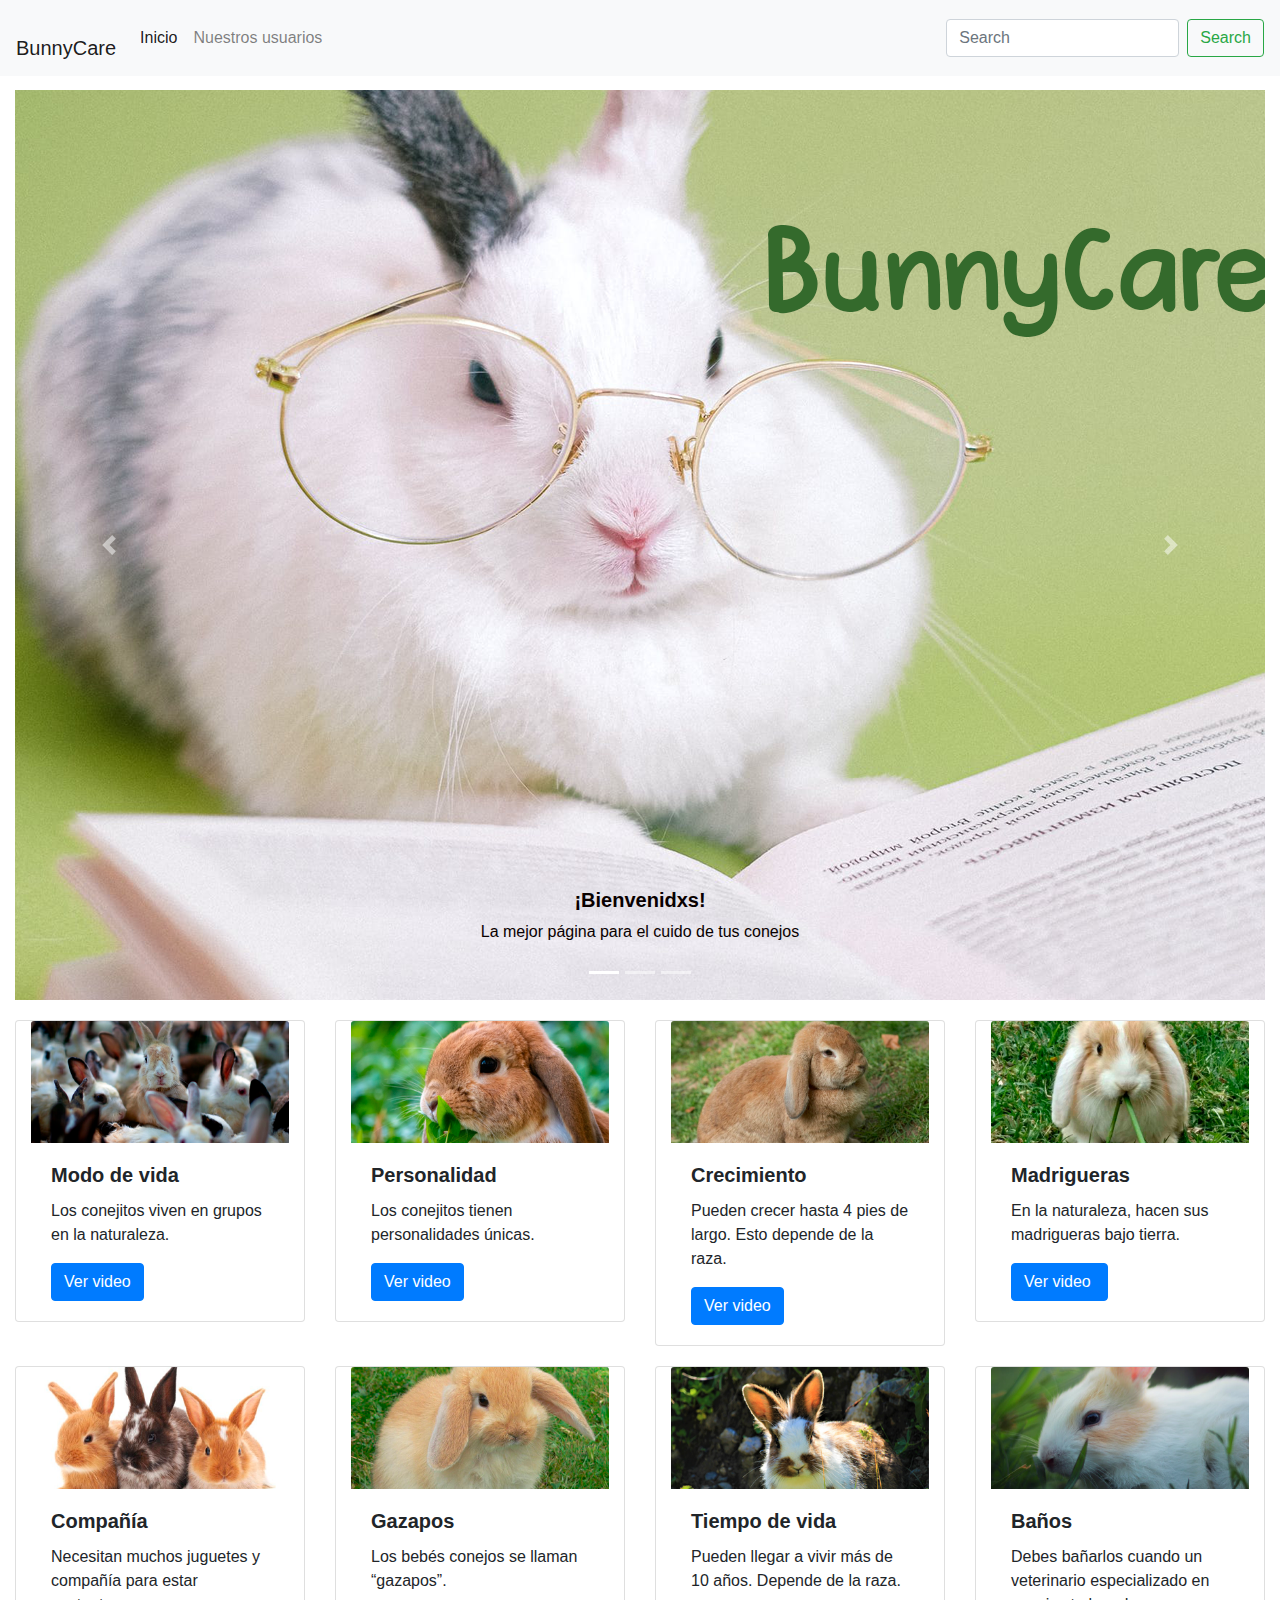
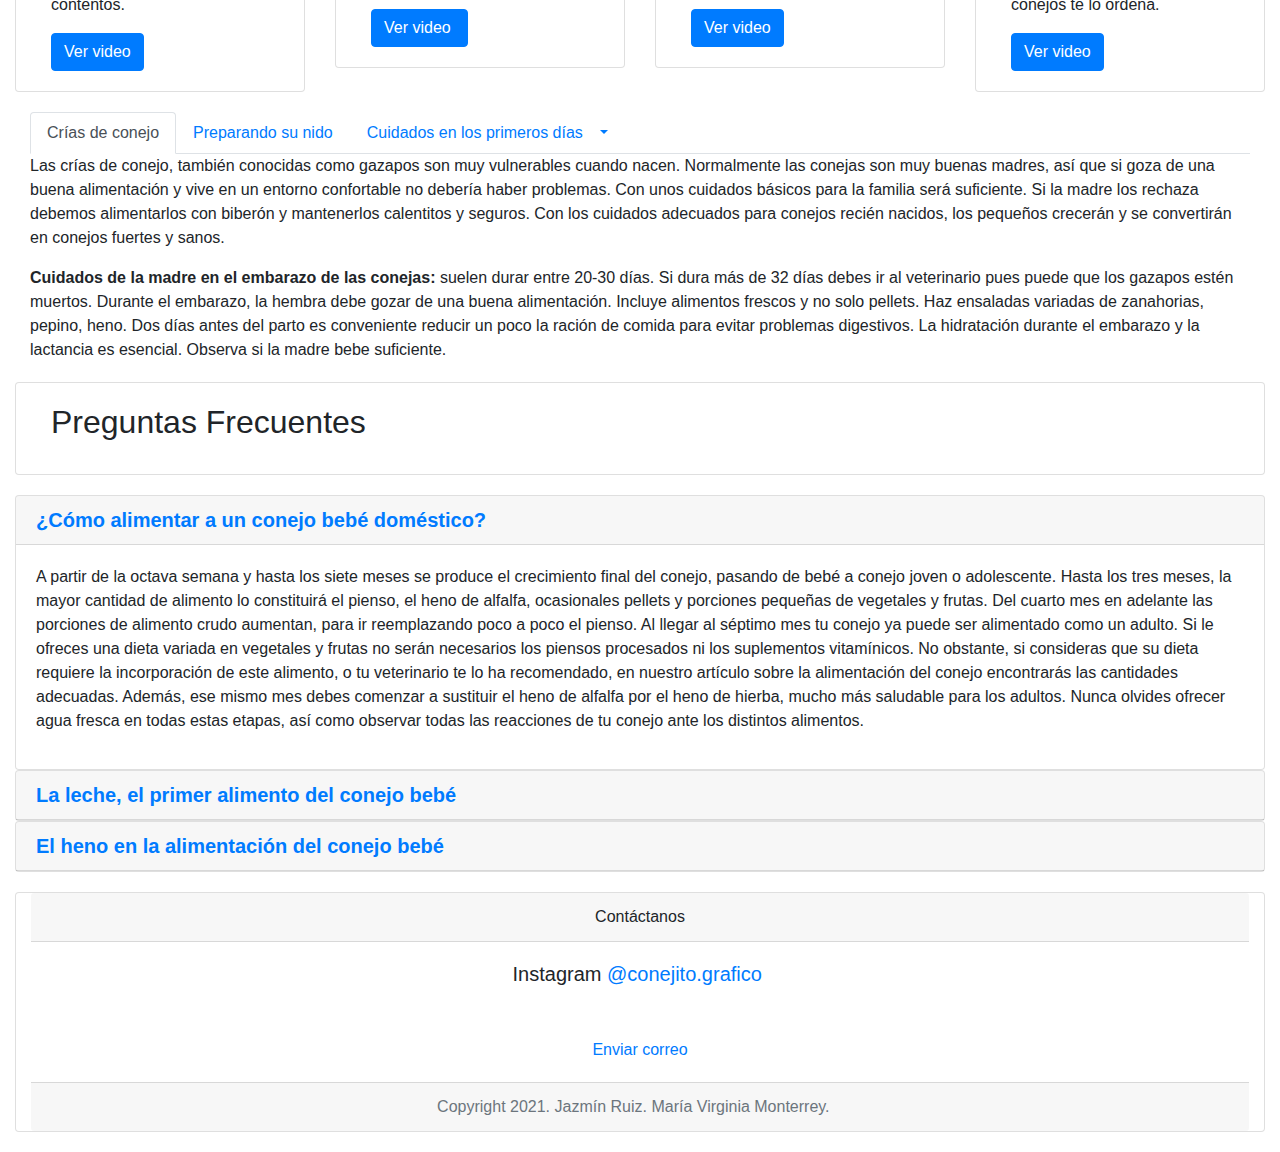
<file: index.html>
<!DOCTYPE html>
<html lang="en">
  <head>
    <meta charset="UTF-8">
	<meta http-equiv="X-UA-Compatible" content="IE=edge">
	<meta name="viewport" content="width=device-width, initial-scale=1">
    <title>Untitled Document</title>
    <!-- Bootstrap -->
	<!-- <link href="css/bootstrap-4.0.0.css" rel="stylesheet"> -->
	<link href="css/bootstrap-4.3.1.css" rel="stylesheet" type="text/css">
	<link href="css/estilo.css" rel="stylesheet" type="text/css">
</head>
  <body style="padding-top: 70px">
<div class="container-fluid">
  <nav class="navbar fixed-top navbar-expand-lg navbar-light bg-light"><a class="navbar-brand" href="#">BunnyCare</a>
    <button class="navbar-toggler" type="button" data-toggle="collapse" data-target="#navbarSupportedContent1" aria-controls="navbarSupportedContent1" aria-expanded="false" aria-label="Toggle navigation"> <span class="navbar-toggler-icon"></span> </button>
    <div class="collapse navbar-collapse" id="navbarSupportedContent1">
      <ul class="navbar-nav mr-auto">
        <li class="nav-item active"> <a class="nav-link" href="index.html">Inicio <span class="sr-only">(current)</span></a> </li>
        <li class="nav-item"> <a class="nav-link" href="nuestrosusuarios.html">Nuestros usuarios</a></li>
        <li class="nav-item">&nbsp;</li>
<li class="nav-item dropdown">
  <div class="dropdown-menu" aria-labelledby="navbarDropdown1"> <a class="dropdown-item" href="#">Action</a> <a class="dropdown-item" href="#">Another action</a>
    <div class="dropdown-divider"></div>
    <a class="dropdown-item" href="#">Something else here</a> </div>
</li>
        <li class="nav-item"> </li>
      </ul>
      <form class="form-inline my-2 my-lg-0">
        <input class="form-control mr-sm-2" type="search" placeholder="Search" aria-label="Search">
        <button class="btn btn-outline-success my-2 my-sm-0" type="submit">Search</button>
      </form>
    </div>
  </nav>
</div>
<div class="container-fluid">
  <div class="container-fluid"></div>
<div id="carouselExampleIndicators1" class="carousel slide" data-ride="carousel" style="background-color: grey">
    <ol class="carousel-indicators">
      <li data-target="#carouselExampleIndicators1" data-slide-to="0" class="active"></li>
      <li data-target="#carouselExampleIndicators1" data-slide-to="1"></li>
      <li data-target="#carouselExampleIndicators1" data-slide-to="2"></li>
    </ol>
    <div class="carousel-inner" role="listbox">
      <div class="carousel-item active"> <img class="d-block mx-auto" src="image/carrusel1.png" alt="First slide">
        <div class="carousel-caption">
          <h5><span style="color: #090000"><b>¡Bienvenidxs!</b></span><b></b></h5>
          <p style="color: #090000">La mejor página para el cuido de tus conejos </p>
        </div>
      </div>
      <div class="carousel-item"> <img class="d-block mx-auto" src="image/carrusel2.png" alt="Second slide">
        <div class="carousel-caption">
          <h5><b><p style="color: #090000">Todo sobre cuido de conejos</p></b></h5>
          <p style="color: #090000">Desde gazapos hasta adultos</p>
        </div>
      </div>
      <div class="carousel-item"> <img class="d-block mx-auto" src="image/carrusel3.png" alt="Third slide">
        <div class="carousel-caption">
          <h5><strong><span style="color: #090000">Datos curiosos</strong></h5>
          <p style="color: #090000">Todo lo que no sabías de tu mascota</p>
        </div>
      </div>
    </div>
    <a class="carousel-control-prev" href="#carouselExampleIndicators1" role="button" data-slide="prev"> <span class="carousel-control-prev-icon" aria-hidden="true"></span> <span class="sr-only">Previous</span> </a> <a class="carousel-control-next" href="#carouselExampleIndicators1" role="button" data-slide="next"> <span class="carousel-control-next-icon" aria-hidden="true"></span> <span class="sr-only">Next</span> </a> </div>
</div>
<div class="container-fluid">
  <div class="row">
    <div class="col-xl-3">
      <div class="card col-md-4 col-xl-12"> <img class="card-img-top" src="image/conejitosagrupados.png" alt="Card image cap">
        <div class="card-body">
          <h5 class="card-title"><b>Modo de vida</b></h5>
          <p class="card-text">Los conejitos viven en grupos en la naturaleza.</p>
          <a href="https://www.youtube.com/watch?v=DVWPfmudYvQ"class="btn btn-primary" id="Vid1">Ver video</a> </div>
      </div>
    </div>
    <div class="col-xl-3">
      <div class="card col-md-4 col-xl-12"> <img class="card-img-top" src="image/conejocomiendo.png" alt="Card image cap">
        <div class="card-body">
          <h5 class="card-title"><b>Personalidad</b></h5>
          <p class="card-text">Los conejitos tienen personalidades únicas.<br>
          </p>
          <a href="https://www.youtube.com/watch?v=zlzYGGQ1Uyk" class="btn btn-primary" id="Vid5">Ver video</a> </div>
      </div>
    </div>
    <div class="col-xl-3">
      <div class="card col-md-4 col-xl-12"><img class="card-img-top" src="image/conejomarron.png" alt="Card image cap">
<div class="card-body">
          <h5 class="card-title"><b>Crecimiento</b></h5>
          <p class="card-text">Pueden crecer hasta 4 pies de largo. Esto depende de la raza.</p>
          <a href="https://www.youtube.com/watch?v=JG7ucGXeA-g" class="btn btn-primary" id="Vid6">Ver video</a> </div>
      </div>
    </div>
    <div class="col-xl-3">
      <div class="card col-md-4 col-xl-12"> <img class="card-img-top" src="image/conejitosolitopng.png" alt="Card image cap">
        <div class="card-body">
          <h5 class="card-title"><b>Madrigueras</b></h5>
          <p class="card-text">En la naturaleza, hacen sus madrigueras bajo tierra.<br>
          </p>
          <a href="https://www.youtube.com/watch?v=rvgipnF2Gik" class="btn btn-primary" id="Vid3">Ver video&nbsp;</a> </div>
      </div>
    </div>
  </div>
</div>
<div class="container-fluid">
  <div class="row">
    <div class="col-xl-3">
      <div class="card col-md-4 col-xl-12"> <img class="card-img-top" src="image/conejitosjuntos.png" alt="Card image cap">
        <div class="card-body">
          <h5 class="card-title"><b>Compañía</b></h5>
          <p class="card-text">Necesitan muchos juguetes y compañía para estar contentos.<br>
          </p>
          <a href="https://www.youtube.com/watch?v=CYbDZp5lc7o" class="btn btn-primary" id="Vid2">Ver video</a> </div>
      </div>
    </div>
    <div class="col-xl-3">
      <div class="card col-md-4 col-xl-12"> <img class="card-img-top" src="image/gordito.png" alt="Card image cap">
        <div class="card-body">
          <h5 class="card-title"><b>Gazapos</b></h5>
          <p class="card-text">Los bebés conejos se llaman “gazapos”.&nbsp;</p>
          <a href="https://www.youtube.com/watch?v=CoVAprP9DB8" class="btn btn-primary" id="Vid4">Ver video&nbsp;</a> </div>
      </div>
    </div>
    <div class="col-xl-3">
      <div class="card col-md-4 col-xl-12"> <img class="card-img-top" src="image/conejitosolar.png" alt="Card image cap">
        <div class="card-body">
          <h5 class="card-title"><b>Tiempo de vida</b></h5>
          <p class="card-text">Pueden llegar a vivir más de 10 años. Depende de la raza.&nbsp;<br>
          </p>
          <a href="https://www.youtube.com/watch?v=w-OfEoLVyHU" class="btn btn-primary" id="Vid7">Ver video</a> </div>
      </div>
    </div>
    <div class="col-xl-3">
      <div class="card col-md-4 col-xl-12"> <img class="card-img-top" src="image/conejitogramapng.png" alt="Card image cap">
        <div class="card-body">
          <h5 class="card-title"><b>Baños</b></h5>
          <p class="card-text"> Debes bañarlos cuando un veterinario especializado en conejos te lo ordena. </p>
          <a href="https://www.youtube.com/watch?v=Y40OnBdMGd8" class="btn btn-primary" id="Vid8">Ver video</a> </div>
      </div>
    </div>
  </div>
</div>
<div class="container-fluid">
  <div class="container-fluid">
    <ul id="clothingnav1" class="nav nav-tabs" role="tablist">
      <li class="nav-item"> <a class="nav-link active" href="#home1" id="hometab1" role="tab" data-toggle="tab" aria-controls="home" aria-expanded="true">Crías de conejo</a> </li>
      <li class="nav-item"> <a class="nav-link" href="#paneTwo1" role="tab" id="hatstab1" data-toggle="tab" aria-controls="hats">Preparando su nido</a> </li>
      <!-- Dropdown -->
      <li class="nav-item dropdown"> <a class="nav-link dropdown-toggle" data-toggle="dropdown" href="#" role="button" aria-haspopup="true" aria-expanded="false"> Cuidados en los primeros días&nbsp;&nbsp; </a>
        <div class="dropdown-menu"> <a class="dropdown-item" href="#tabDropDownOne1" role="tab" id="dropdownshoestab1" data-toggle="tab" aria-controls="dropdownShoes">Alimentación en sus primeros días</a> <a class="dropdown-item" href="#tabDropDownTwo1" role="tab" id="dropdownbootstab1" data-toggle="tab" aria-controls="dropdownBoots">Crecimiento y desarrollo</a> </div>
      </li>
    </ul>
    <!-- Content Panel -->
    <div id="clothingnavcontent1" class="tab-content">
      <div role="tabpanel" class="tab-pane fade show active" id="home1" aria-labelledby="hometab1">
        <p>Las crías de conejo, también conocidas como gazapos son muy vulnerables cuando nacen. Normalmente las conejas son muy buenas madres, así que si goza de una buena alimentación y vive en un entorno confortable no debería haber problemas. Con unos cuidados básicos para la familia será suficiente. Si la madre los rechaza debemos alimentarlos con biberón y mantenerlos calentitos y seguros.
          Con los cuidados adecuados para conejos recién nacidos, los pequeños crecerán y se convertirán en conejos fuertes y sanos. </p>
        <p> <b>Cuidados de la madre en el embarazo de las conejas:</b> suelen durar entre 20-30 días. Si dura más de 32 días debes ir al veterinario pues puede que los gazapos estén muertos. Durante el embarazo, la hembra debe gozar de una buena alimentación. Incluye alimentos frescos y no solo pellets. Haz ensaladas variadas de zanahorias, pepino, heno.
Dos días antes del parto es conveniente reducir un poco la ración de comida para evitar problemas digestivos. La hidratación durante el embarazo y la lactancia es esencial. Observa si la madre bebe suficiente.</p>
      </div>
      <div role="tabpanel" class="tab-pane fade" id="paneTwo1" aria-labelledby="hatstab1">
        <p><b>Prepara el nido.</b></p>
			
			<p>Una vez nazcan los gazapos necesitarán un lugar seguro en el que mantener el calor y dormir a gusto. Las hembras de conejo fabrican sus propios nidos días antes de dar a luz.
Deposita fibra de coco, pelo de cabra y heno para que la coneja construya el nido. También utilizará parte de su pelo para hacerlo. Si tiene forma de madriguera a la coneja le encantará ya que se sentirá más segura. Puedes utilizar una caja de cartón.
Puedes poner unas toallas o una mantita en la base pero ten en cuenta que se ensuciará rápidamente. El papel de periódico como base puede ser más facil de limpiar. Recuerda que debes mantener la máxima higiene posible en la jaula y el nido.
A los gazapos son muy sensibles a la luz los primeros días de vida. Procura que no les dé la luz directa ni corrientes de aire. Los cambios de temperatura pueden ser muy perjudiciales. En estos primeros días de vida será importante no manipularles.
Parto y cuidados de la familia
Después de 20-30 días de gestación la hembra está preparada para el parto. Las conejas son excelentes madres así que lo mejor es dejarla tranquila durante el proceso.
Cuando creas que ha llegado el momento coloca media ración de comida y agua en abundancia para la madre y vete. Después de unas horas puedes comprobar como va, si alguno nace muerto retíralo del nido. Observa si el parto ha acabado pero no manipules a los pequeños ni molestes a la madre. En cada parto pueden tener entre 1 y 6 gazapos.
Tras 12 o 24 h puedes comprobar con más tranquilidad cómo están los gazapos. Observa si la hembra los cuida y alimenta. Es recomendable no manipular a los pequeños en los primeros días de vida. Son muy delicados. Nacen sin pelo, ciegos y sordos.
Las conejas suelen alimentar a sus pequeños dos veces al día. El resto del tiempo puede que los deje solos, y se encuentre en otro lugar de la jaula. No debes preocuparte, mientras dispongan de un lugar calentito y su madre los alimente correctamente puede dejarlos solos.</p>

      </div>
      <div role="tabpanel" class="tab-pane fade" id="tabDropDownOne1" aria-labelledby="dropdownshoestab1">
        <p>&nbsp;<b>Alimentación con biberón</b></p>
<p>Si por cualquier circunstancia la madre no alimenta y atiende a sus cachorros; o debes cuidar de un conejo muy joven que no tiene madre deberás hacerte cargo de su alimentación.</p>
			
			<p><b>¿Qué biberón utilizo?</b></p>
<p>El biberón debe tener la tetina muy pequeña. Puedes utilizar un biberón para gatitos. Recuerda que todo el material ha de ser correctamente esterilizado antes de cada uso. Para alimentarlos debes cogerlos con cuidado, evitando que se muevan. Deja que chupe por sí solo, nunca lo fuerces. La leche debe estar a una temperatura de 39 ºC. </p>
			
			<p><b>Nunca dar leche de vaca</b></p>
<p>La leche de vaca es muy perjudicial para los conejos. Debes utilizar leche para gatitos o leche especializada para conejos. Consulta a tu veterinario sobre cual es la más adecuada y cómo deben ser las tomas. Puedes darle dos tomas al día o pequeñas tomas a lo largo del día.Si el conejo no ha bebido nunca de su madre es probable que aunque lo alimentes no sobreviva. Esto se debe a que las madres en los primeros días de vida de los gazapos producen una leche especial, el calostro. Esta leche contiene anticuerpos muy necesarios para los pequeños. Por este motivo siempre es mejor la leche materna. Para su estimulación; con un algodón húmedo en agua tibia se debe estimular su región anal y genital. Es algo que hacen sus madres de forma natural para que orinen y defequen. Masajea con suavidad la región. Con otro algodón puedes limpiarle los ojos y la cara para mantenerlo limpio.
</p>
      </div>
      <div role="tabpanel" class="tab-pane fade" id="tabDropDownTwo1" aria-labelledby="dropdownbootstab1">
        <p>&nbsp;&nbsp;<b>Crecimiento</b></p>
<p>Las primeras semanas de vida los pequeños solo beben leche pero a partir de la 3-4 semana podemos introducir heno y pellets en la jaula. Si tienen acceso a la comida materna puede que ellos mismos comiencen a comerla.
Tomarán leche hasta la 6-8 semana. Si lo estás alimentando con biberón diluye la leche con agua durante estas últimas semanas hasta que ya no quiera.
Poco a poco introduce nuevos alimentos, frutas y verduras en pequeños trocitos que coman con facilidad. Es importante no introducirlas antes, pues su aparato digestivo aun no está preparado.
Es conveniente llevar un control del crecimiento desde la primera semana de vida. Pésalo para comprobar que aumenta de peso de forma correcta. Dependiendo de la especie de conejo su crecimiento será más o menos rápido. Infórmate sobre el peso adecuado de tu conejo en todas las etapas de su vida.
</p>
      </div>
    </div>
  </div>
</div>
  <div class="container-fluid"> 
    <div class="card col-md-4 col-xl-12">
<div class="card-body">
 
      <h2 class="card-title">Preguntas Frecuentes</h2>
       </div>
    </div>
  </div>
<div class="container-fluid">
  <div id="accordion1" role="tablist">
    <div class="card">
      <div class="card-header" role="tab" id="headingOne1">
        <h5 class="mb-0"> <a data-toggle="collapse" href="#collapseOne1" role="button" aria-expanded="true" aria-controls="collapseOne1"> <b>¿Cómo alimentar a un conejo bebé doméstico? </b> </a> </h5>
      </div>
		
      <div id="collapseOne1" class="collapse show" role="tabpanel" aria-labelledby="headingOne1" data-parent="#accordion1">
        <div class="card-body">
          
          <p>A partir de la octava semana y hasta los siete meses se produce el crecimiento final del conejo, pasando de bebé a conejo joven o adolescente. Hasta los tres meses, la mayor cantidad de alimento lo constituirá el pienso, el heno de alfalfa, ocasionales pellets y porciones pequeñas de vegetales y frutas.
            Del cuarto mes en adelante las porciones de alimento crudo aumentan, para ir reemplazando poco a poco el pienso. Al llegar al séptimo mes tu conejo ya puede ser alimentado como un adulto. Si le ofreces una dieta variada en vegetales y frutas no serán necesarios los piensos procesados ni los suplementos vitamínicos. No obstante, si consideras que su dieta requiere la incorporación de este alimento, o tu veterinario te lo ha recomendado, en nuestro artículo sobre la alimentación del conejo encontrarás las cantidades adecuadas. Además, ese mismo mes debes comenzar a sustituir el heno de alfalfa por el heno de hierba, mucho más saludable para los adultos.
            Nunca olvides ofrecer agua fresca en todas estas etapas, así como observar todas las reacciones de tu conejo ante los distintos alimentos.</p>
        </div>
      </div>
    </div>
    <div class="card">
      <div class="card-header" role="tab" id="headingTwo1">
        <h5 class="mb-0"> <a class="collapsed" data-toggle="collapse" href="#collapseTwo1" role="button" aria-expanded="false" aria-controls="collapseTwo1"> <b>La leche, el primer alimento del conejo bebé</b> </a> </h5>
      </div>
      <div id="collapseTwo1" class="collapse" role="tabpanel" aria-labelledby="headingTwo1" data-parent="#accordion1">
        <div class="card-body">
La correcta alimentación de un conejo bebé debe estar basada en algo más que una selección aleatoria de alimentos verdes o en pienso comercial, ya que en ello radica su salud general y su vida. 
El único alimento de un conejo bebé durante sus primeros días de vida lo constituye la leche materna. Lo más recomendable sería que la consumiera desde el momento del nacimiento hasta la séptima semana de vida, pero sabemos que en todos los casos esto no es posible. Así, si tienes que ocuparte de la alimentación de un pequeño conejo recién nacido, deberás utilizar una fórmula preparada con leche de cabra, administrándola con un pequeño biberón en horas de la tarde, tal y como lo haría la madre.
Jamás trates de administrar alimentos no adecuados para la edad, puesto que el conejo padecería diarrea y en esta temprana etapa esto le traería la muerte por deshidratación en muy pocos días.
La cantidad debe ir aumentando paulatinamente, comenzando con tan solo 3 mililitros por cada comida durante la primera semana de vida, dos veces al día, hasta llegar a 15 mililitros por cada comida en la semana 6 o 7. Por supuesto, las cantidades son orientativas, ya que cada gazapo tiene unas necesidades nutricionales distintas en base a su tamaño, de manera que nuevamente te recomendamos examinar al recién nacido y establecer la cantidad exacta que su pequeño cuerpo requiere para saciarse.
</div>
      </div>
    </div>
    <div class="card">
      <div class="card-header" role="tab" id="headingThree1">
        <h5 class="mb-0"> <a class="collapsed" data-toggle="collapse" href="#collapseThree1" role="button" aria-expanded="false" aria-controls="collapseThree1"> <b>El heno en la alimentación del conejo bebé</b></a> </h5>
      </div>
      <div id="collapseThree1" class="collapse" role="tabpanel" aria-labelledby="headingThree1" data-parent="#accordion1">
        <div class="card-body">Ingerir heno trae múltiples beneficios tanto para los dientes del conejo como para su sistema digestivo, además de ayudarlo a eliminar las peligrosas bolas de pelo. En la naturaleza los conejos bebés mordisquean la hierba o césped que se encuentran cerca de su nido, pero en casa es mejor utilizar heno.
Lo más idóneo es que le proporciones heno, ya sea de alfalfa o de hierba, aunque durante esta temprana etapa el de alfalfa es más recomendable, pues contiene mayor cantidad de nutrientes y calcio. Sin embargo, está contraindicado para conejos de más de seis meses.
Ahora bien, si te estás preguntando cuándo empezar a dar heno a tu conejo bebé, debes saber que a partir de la tercera semana de vida puedes empezar a introducirlo, sin dejar de proporcionarle leche. Como ocurre con todos los cachorros del reino animal, lo más recomendable es realizar un cambio de alimentación de forma progresiva, retirando poco a poco la leche e introduciendo cada vez más el heno.
</div>
      </div>
    </div>
  </div>
</div>
<div class="container-fluid">
  <div class="card text-center col-md-4 col-xl-12">
    <div class="card-header"> Contáctanos </div>
    <div class="card-body">
      <h5 class="card-title">Instagram <a href="https://www.instagram.com/conejito.grafico/">@conejito.grafico&nbsp;</a></h5>
      <p class="card-text">&nbsp;</p>
      <a href="mailto:virginiam.art.design@gmail.com">Enviar correo</a> </div>
    <div class="card-footer text-muted"> Copyright 2021. Jazmín Ruiz. María Virginia Monterrey.&nbsp; &nbsp; </div>
  </div>
</div>
<!-- body code goes here -->


	<!-- jQuery (necessary for Bootstrap's JavaScript plugins) --> 
	<script src="js/jquery-3.2.1.min.js"></script>

	<!-- Include all compiled plugins (below), or include individual files as needed -->
	<script src="js/popper.min.js"></script>
  <!-- <script src="js/bootstrap-4.0.0.js"></script> -->
  <script src="js/bootstrap-4.3.1.js"></script>
</body>
</html>
</file>
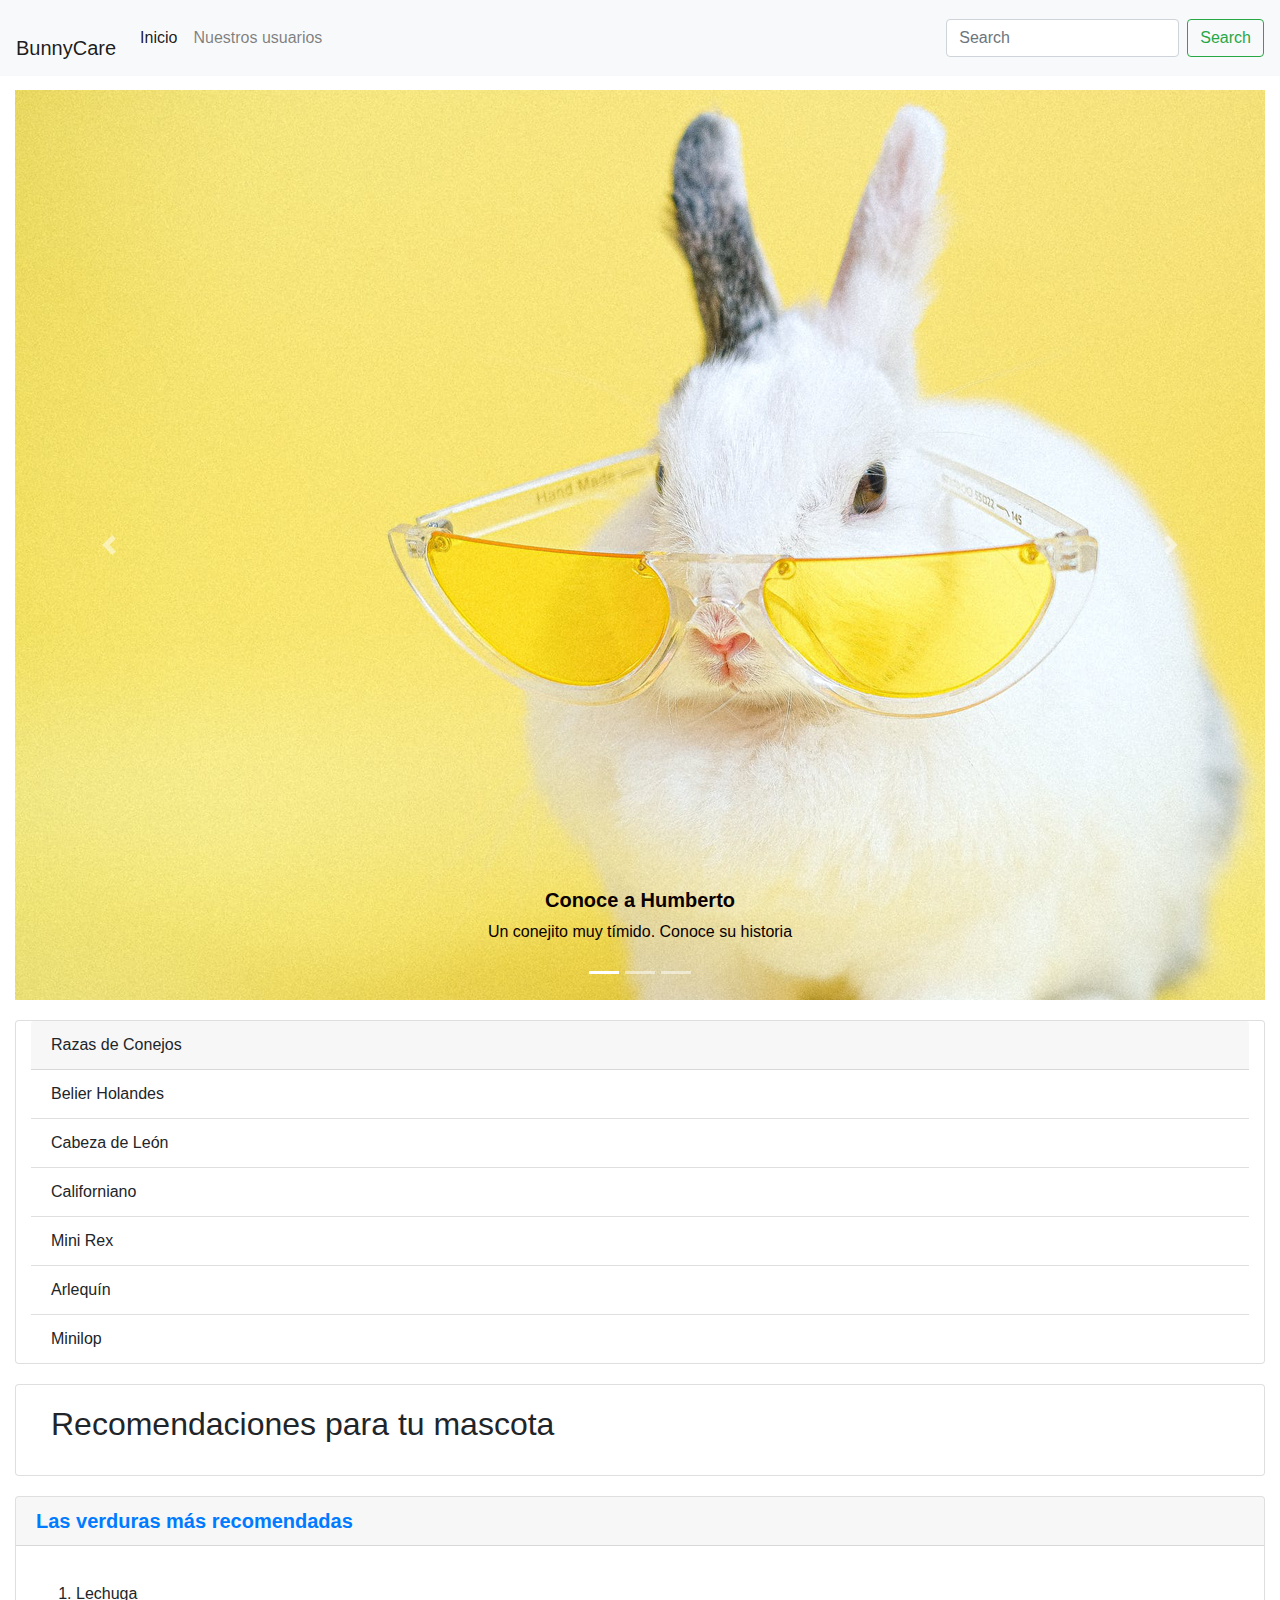
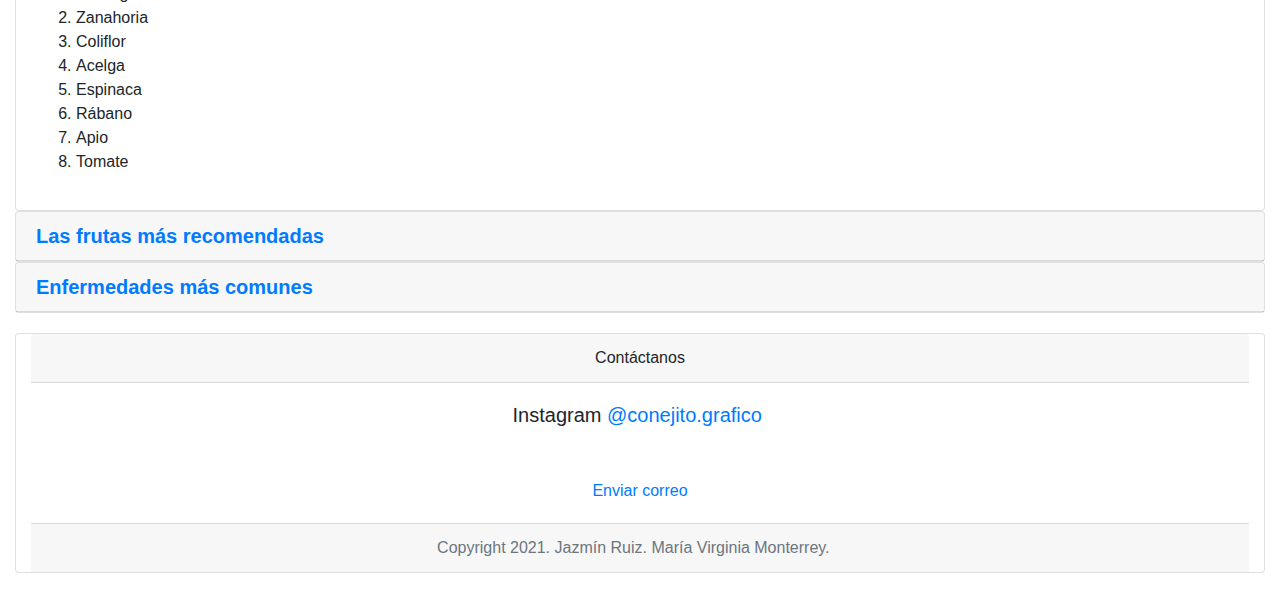
<file: nuestrosusuarios.html>
<!DOCTYPE html>
<html lang="en">
  <head>
    <meta charset="UTF-8">
	<meta http-equiv="X-UA-Compatible" content="IE=edge">
	<meta name="viewport" content="width=device-width, initial-scale=1">
    <title>Untitled Document</title>
    <!-- Bootstrap -->
	<!-- <link href="css/bootstrap-4.0.0.css" rel="stylesheet"> -->
	<link href="css/bootstrap-4.3.1.css" rel="stylesheet" type="text/css">
	<link href="css/estilo.css" rel="stylesheet" type="text/css">
</head>
  <body style="padding-top: 70px">
<div class="container-fluid">
  <nav class="navbar fixed-top navbar-expand-lg navbar-light bg-light"><a class="navbar-brand" href="#">BunnyCare</a>
    <button class="navbar-toggler" type="button" data-toggle="collapse" data-target="#navbarSupportedContent1" aria-controls="navbarSupportedContent1" aria-expanded="false" aria-label="Toggle navigation"> <span class="navbar-toggler-icon"></span> </button>
    <div class="collapse navbar-collapse" id="navbarSupportedContent1">
      <ul class="navbar-nav mr-auto">
        <li class="nav-item active"> <a class="nav-link" href="index.html">Inicio <span class="sr-only">(current)</span></a> </li>
        <li class="nav-item"> <a class="nav-link" href="nuestrosusuarios.html">Nuestros usuarios</a></li>
        <li class="nav-item">&nbsp;</li>
<li class="nav-item dropdown">
  <div class="dropdown-menu" aria-labelledby="navbarDropdown1"> <a class="dropdown-item" href="#">Action</a> <a class="dropdown-item" href="#">Another action</a>
    <div class="dropdown-divider"></div>
    <a class="dropdown-item" href="#">Something else here</a> </div>
</li>
        <li class="nav-item"> </li>
      </ul>
      <form class="form-inline my-2 my-lg-0">
        <input class="form-control mr-sm-2" type="search" placeholder="Search" aria-label="Search">
        <button class="btn btn-outline-success my-2 my-sm-0" type="submit">Search</button>
      </form>
    </div>
  </nav>
</div>
<div class="container-fluid">
  <div class="container-fluid"></div>
<div id="carouselExampleIndicators1" class="carousel slide" data-ride="carousel" style="background-color: grey">
    <ol class="carousel-indicators">
      <li data-target="#carouselExampleIndicators1" data-slide-to="0" class="active"></li>
      <li data-target="#carouselExampleIndicators1" data-slide-to="1"></li>
      <li data-target="#carouselExampleIndicators1" data-slide-to="2"></li>
    </ol>
    <div class="carousel-inner" role="listbox">
      <div class="carousel-item active"> <img class="d-block mx-auto" src="image/Humberto.png" alt="First slide">
        <div class="carousel-caption">
          <h5><span style="color: #090000"><b>Conoce a Humberto</b></span><b></b></h5>
          <p style="color: #090000">Un conejito muy tímido. Conoce su historia</p>
        </div>
      </div>
      <div class="carousel-item"> <img class="d-block mx-auto" src="image/Daniel.png" alt="Second slide">
        <div class="carousel-caption">
          <h5><b><p style="color: #090000">Conoce a Daniel</p></b></h5>
          <p style="color: #090000">Un conejito feliz viviendo en Nicaragua </p>
        </div>
      </div>
      <div class="carousel-item"> <img class="d-block mx-auto" src="image/Vivian.png" alt="Third slide">
        <div class="carousel-caption"><h5><b><p style="color: #FFFFFF">Conoce a Vivian</p></b></h5>
         <span style="color: #FFFFFF">Un conejito muy rebelde</span>
        </div>
      </div>
    </div>
    <a class="carousel-control-prev" href="#carouselExampleIndicators1" role="button" data-slide="prev"> <span class="carousel-control-prev-icon" aria-hidden="true"></span> <span class="sr-only">Previous</span> </a> <a class="carousel-control-next" href="#carouselExampleIndicators1" role="button" data-slide="next"> <span class="carousel-control-next-icon" aria-hidden="true"></span> <span class="sr-only">Next</span> </a> </div>
</div>
<div class="container-fluid">
	<div class="card col-md-4 col-xl-12">
	  <div class="card-header"> Razas de Conejos </div>
	  <ul class="list-group list-group-flush">
	    <li class="list-group-item">Belier Holandes</li>
	    <li class="list-group-item">Cabeza de León&nbsp;</li>
	    <li class="list-group-item">Californiano&nbsp;</li>
		<li class="list-group-item">Mini Rex</li>
	    <li class="list-group-item">Arlequín&nbsp;</li>
	    <li class="list-group-item">Minilop&nbsp;</li>
      </ul>
  </div>
</div>
<div class="container-fluid"> 
  <div class="card col-md-4 col-xl-12">
<div class="card-body">
 
      <h2 class="card-title">Recomendaciones para tu mascota</h2>
       </div>
    </div>
  </div>
<div class="container-fluid">
  <div id="accordion1" role="tablist">
    <div class="card">
      <div class="card-header" role="tab" id="headingOne1">
        <h5 class="mb-0"> <a data-toggle="collapse" href="#collapseOne1" role="button" aria-expanded="true" aria-controls="collapseOne1"> <b>Las verduras más recomendadas</b> </a> </h5>
      </div>
		
      <div id="collapseOne1" class="collapse show" role="tabpanel" aria-labelledby="headingOne1" data-parent="#accordion1">
        <div class="card-body">
          <p><ol>
  <li>Lechuga</li>
  <li>Zanahoria</li>
  <li>Coliflor</li>
  <li>Acelga</li>
<li>Espinaca</li>
  <li>Rábano</li>
  <li>Apio</li>
  <li>Tomate</li>
</ol></p>
        </div>
      </div>
    </div>
    <div class="card">
      <div class="card-header" role="tab" id="headingTwo1">
        <h5 class="mb-0"> <a class="collapsed" data-toggle="collapse" href="#collapseTwo1" role="button" aria-expanded="false" aria-controls="collapseTwo1"> <b>Las frutas más recomendadas</b> </a> </h5>
      </div>
      <div id="collapseTwo1" class="collapse" role="tabpanel" aria-labelledby="headingTwo1" data-parent="#accordion1">
        <div class="card-body">
  <p><ol><li>Manzana</li>
  <li>Albaricoque</li>
  <li>Melocotón</li>
  <li>Mango</li>
  <li>Piña</li>
  <li>Fresa</li>
  <li>Pera</li>
  <li>Papaya</li></ol></p>
</div>
      </div>
    </div>
    <div class="card">
      <div class="card-header" role="tab" id="headingThree1">
        <h5 class="mb-0"> <a class="collapsed" data-toggle="collapse" href="#collapseThree1" role="button" aria-expanded="false" aria-controls="collapseThree1"> <b>Enfermedades más comunes</b></a> </h5>
      </div>
      <div id="collapseThree1" class="collapse" role="tabpanel" aria-labelledby="headingThree1" data-parent="#accordion1">
        <div class="card-body"> 
		<p><b>Enfermedades de origen vírico</b></p>
  <li>Mixomatosis</li>
  <li>Fiebre hemorrágica</li>
  <li>Rabia</li>
			
<p><b>Enfermedades producidas por bacterias y hongos</b></p>
  <li>Conjuntivitis</li>
  <li>Otitis</li>
  <li>Pastelerosis</li>
  <li>Abscesos en la piel</li>
  <li>Tiña</li>
</div>
      </div>
    </div>
  </div>
</div>
<div class="container-fluid">
  <div class="card text-center col-md-4 col-xl-12">
    <div class="card-header"> Contáctanos </div>
    <div class="card-body">
      <h5 class="card-title">Instagram <a href="https://www.instagram.com/conejito.grafico/">@conejito.grafico&nbsp;</a></h5>
      <p class="card-text">&nbsp;</p>
      <a href="mailto:virginiam.art.design@gmail.com">Enviar correo</a> </div>
    <div class="card-footer text-muted"> Copyright 2021. Jazmín Ruiz. María Virginia Monterrey.&nbsp; &nbsp; </div>
  </div>
</div>
<!-- body code goes here -->


	<!-- jQuery (necessary for Bootstrap's JavaScript plugins) --> 
	<script src="js/jquery-3.2.1.min.js"></script>

	<!-- Include all compiled plugins (below), or include individual files as needed -->
	<script src="js/popper.min.js"></script>
  <!-- <script src="js/bootstrap-4.0.0.js"></script> -->
  <script src="js/bootstrap-4.3.1.js"></script>
</body>
</html>
</file>
<file: css/estilo.css>
@charset "UTF-8";
/* CSS Document */

.container-fluid {
    margin-top: 10px;
    margin-bottom: 20px;
}
.container-fluid .navbar.fixed-top.navbar-expand-lg.navbar-light.bg-light .navbar-brand {
    margin-top: 20px;
}
</file>
